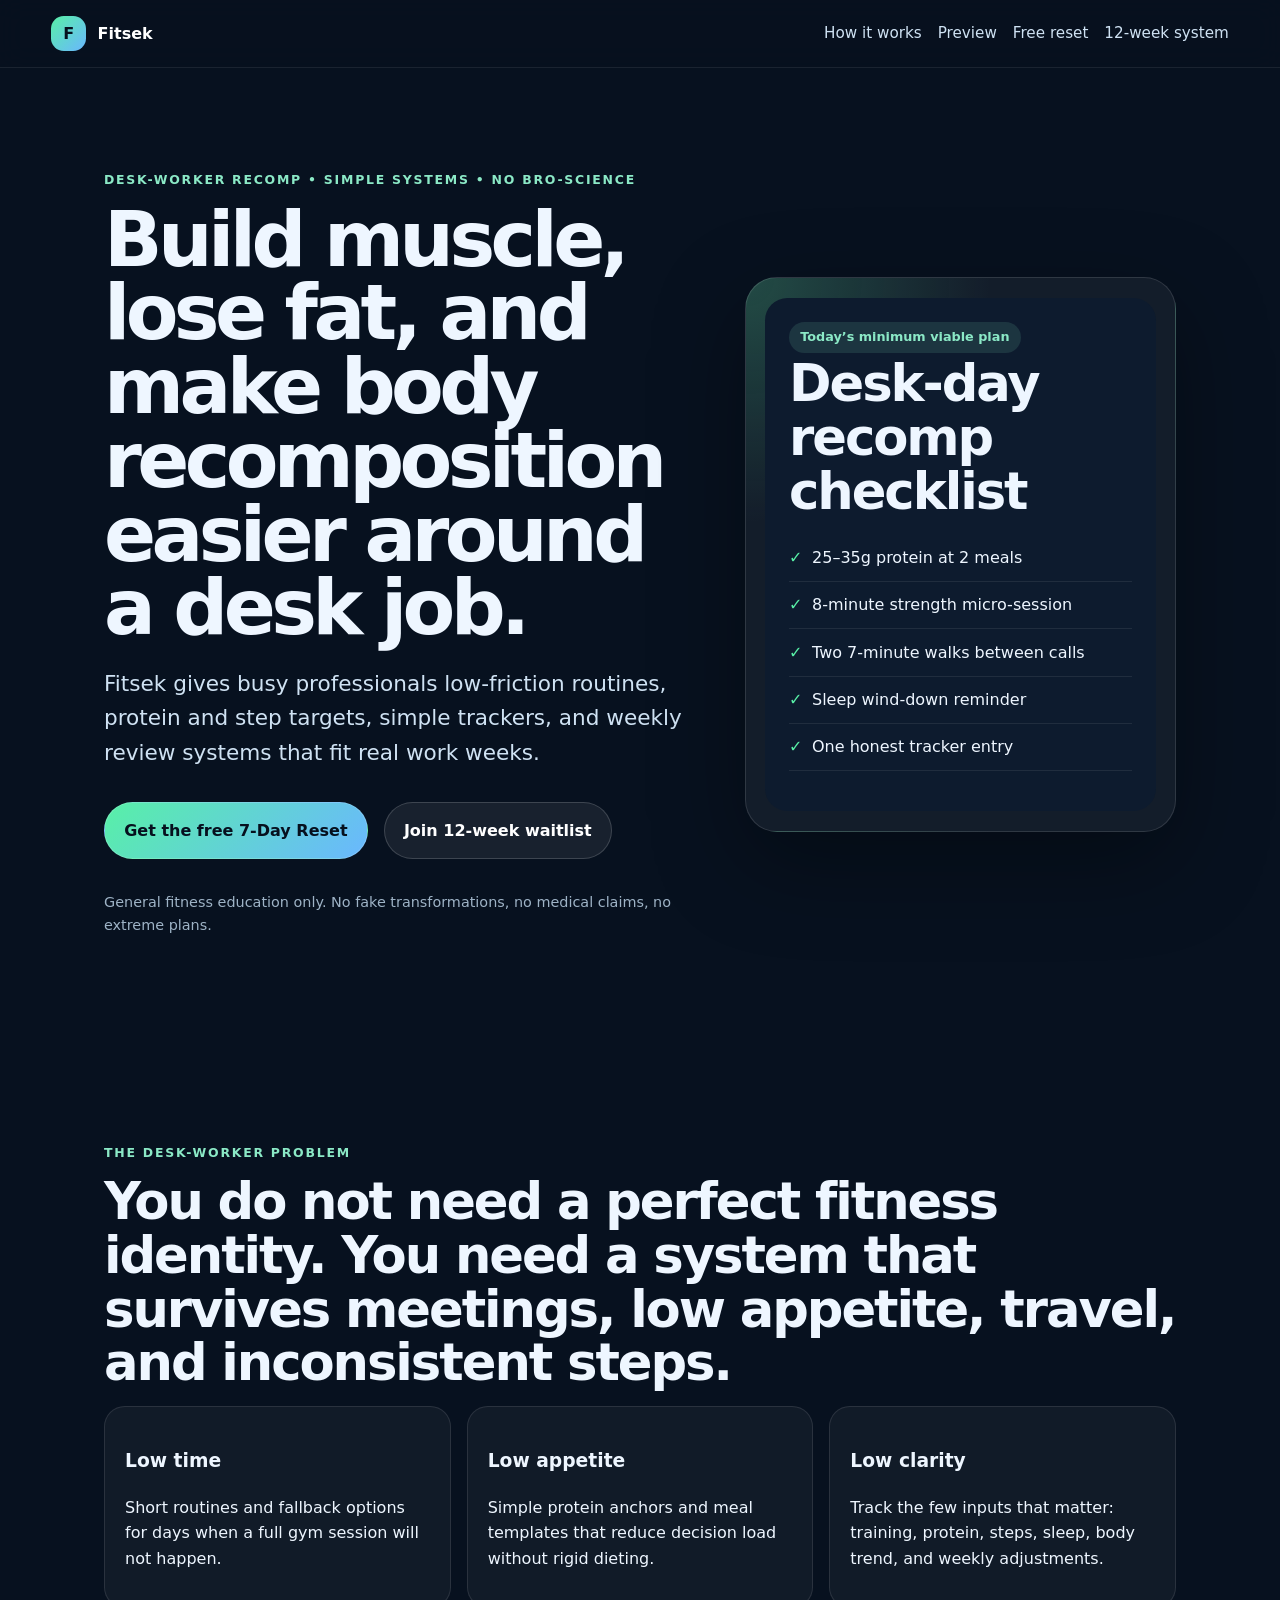
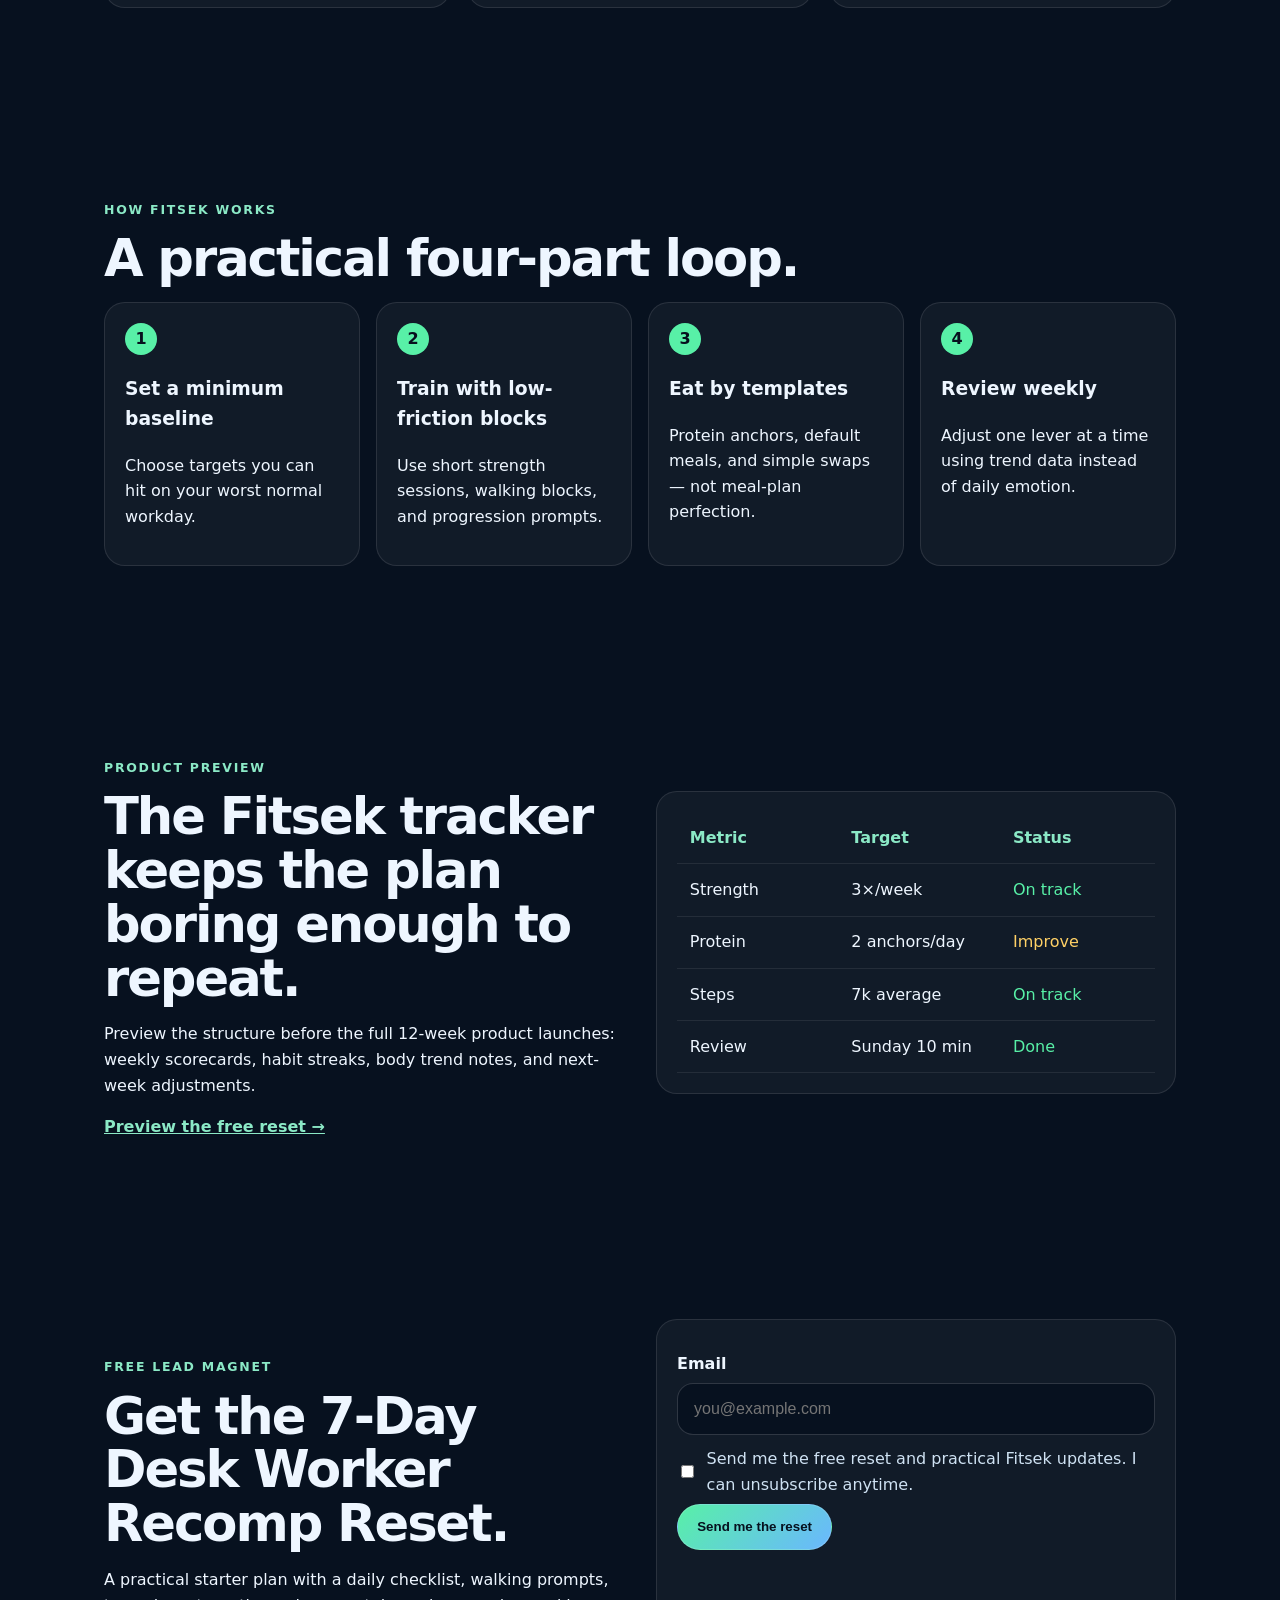
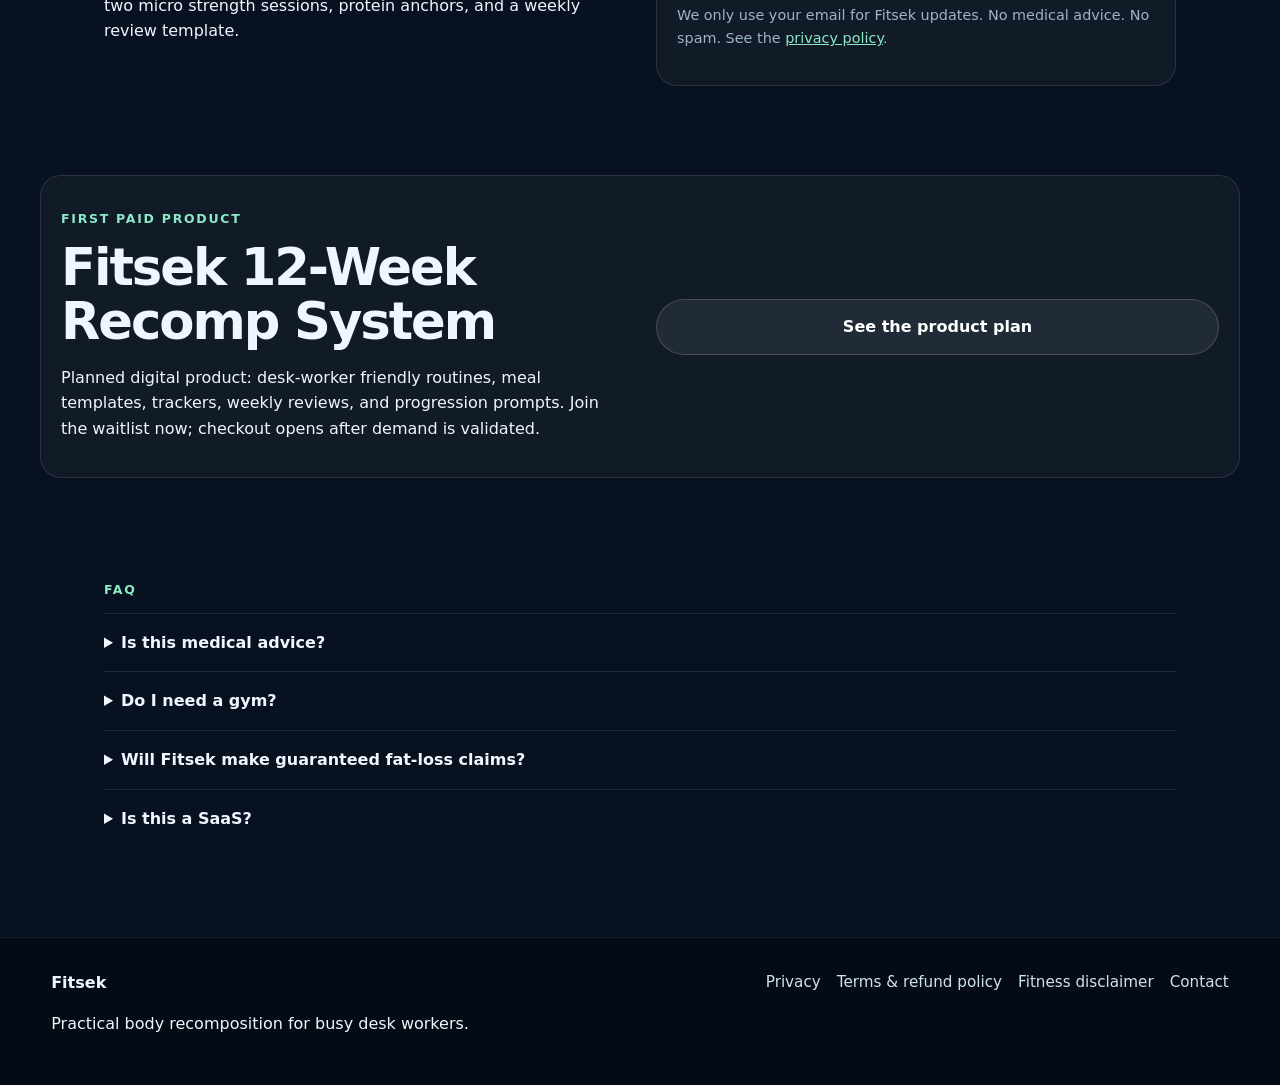
<file: index.html>
<!doctype html>
<html lang="en-AU">
<head>
  <meta charset="utf-8">
  <meta name="viewport" content="width=device-width, initial-scale=1">
  <title>Fitsek — Practical body recomposition for busy desk workers</title>
  <meta name="description" content="Fitsek helps busy desk workers build muscle, lose fat, and simplify body recomposition with practical systems, trackers, and low-friction routines.">
  <meta name="theme-color" content="#07111f">
  <meta property="og:title" content="Fitsek — Desk-worker body recomposition made practical">
  <meta property="og:description" content="Get the free 7-Day Desk Worker Recomp Reset and join the Fitsek 12-Week Recomp System waitlist.">
  <meta property="og:type" content="website">
  <meta property="og:url" content="https://fitsek.com/">
  <meta name="twitter:card" content="summary_large_image">
  <link rel="canonical" href="https://fitsek.com/">
  <link rel="stylesheet" href="/styles.css">
  <script defer src="https://static.cloudflareinsights.com/beacon.min.js" data-cf-beacon='{"token":"8db9f27461f9485aa8b7223ecf528865"}'></script>
  <script defer src="/app.js"></script>
  <script type="application/ld+json">
  {
    "@context": "https://schema.org",
    "@type": "Organization",
    "name": "Fitsek",
    "url": "https://fitsek.com/",
    "description": "Practical body recomposition systems for busy desk workers.",
    "sameAs": []
  }
  </script>
  <script type="application/ld+json">
  {
    "@context": "https://schema.org",
    "@type": "FAQPage",
    "mainEntity": [
      {"@type":"Question","name":"Is Fitsek medical advice?","acceptedAnswer":{"@type":"Answer","text":"No. Fitsek is general fitness and wellness education. Talk to a qualified professional before changing training, nutrition, or activity if you have a medical condition or injury."}},
      {"@type":"Question","name":"Who is Fitsek for?","acceptedAnswer":{"@type":"Answer","text":"Busy desk workers who want simple routines, trackers, and practical body recomposition systems without influencer-style bro-science."}},
      {"@type":"Question","name":"What is the first product?","acceptedAnswer":{"@type":"Answer","text":"The first planned paid product is the Fitsek 12-Week Recomp System, a template-led system with routines, meal structure, tracking, and weekly review prompts."}}
    ]
  }
  </script>
</head>
<body>
  <header class="site-header">
    <a class="brand" href="/" aria-label="Fitsek home"><span class="brand-mark">F</span><span>Fitsek</span></a>
    <nav aria-label="Primary">
      <a href="#how">How it works</a>
      <a href="#preview">Preview</a>
      <a href="#signup">Free reset</a>
      <a href="/product.html">12-week system</a>
    </nav>
  </header>

  <main>
    <section class="hero section" aria-label="Hero">
      <div class="hero-copy">
        <p class="eyebrow">Desk-worker recomp • simple systems • no bro-science</p>
        <h1>Build muscle, lose fat, and make body recomposition easier around a desk job.</h1>
        <p class="lede">Fitsek gives busy professionals low-friction routines, protein and step targets, simple trackers, and weekly review systems that fit real work weeks.</p>
        <div class="cta-row">
          <a class="button primary" data-track="cta_free_hero" href="#signup">Get the free 7-Day Reset</a>
          <a class="button secondary" data-track="cta_product_hero" href="/product.html?utm_source=site&utm_medium=hero&utm_campaign=fitsek_12_week_waitlist">Join 12-week waitlist</a>
        </div>
        <p class="microcopy">General fitness education only. No fake transformations, no medical claims, no extreme plans.</p>
      </div>
      <aside class="hero-card" aria-label="Fitsek scorecard preview">
        <div class="score-card">
          <span class="pill">Today’s minimum viable plan</span>
          <h2>Desk-day recomp checklist</h2>
          <ul class="checklist">
            <li>25–35g protein at 2 meals</li>
            <li>8-minute strength micro-session</li>
            <li>Two 7-minute walks between calls</li>
            <li>Sleep wind-down reminder</li>
            <li>One honest tracker entry</li>
          </ul>
        </div>
      </aside>
    </section>

    <section class="section problem" id="problem">
      <p class="eyebrow">The desk-worker problem</p>
      <h2>You do not need a perfect fitness identity. You need a system that survives meetings, low appetite, travel, and inconsistent steps.</h2>
      <div class="grid three">
        <article><h3>Low time</h3><p>Short routines and fallback options for days when a full gym session will not happen.</p></article>
        <article><h3>Low appetite</h3><p>Simple protein anchors and meal templates that reduce decision load without rigid dieting.</p></article>
        <article><h3>Low clarity</h3><p>Track the few inputs that matter: training, protein, steps, sleep, body trend, and weekly adjustments.</p></article>
      </div>
    </section>

    <section class="section how" id="how">
      <p class="eyebrow">How Fitsek works</p>
      <h2>A practical four-part loop.</h2>
      <div class="steps">
        <div><span>1</span><h3>Set a minimum baseline</h3><p>Choose targets you can hit on your worst normal workday.</p></div>
        <div><span>2</span><h3>Train with low-friction blocks</h3><p>Use short strength sessions, walking blocks, and progression prompts.</p></div>
        <div><span>3</span><h3>Eat by templates</h3><p>Protein anchors, default meals, and simple swaps — not meal-plan perfection.</p></div>
        <div><span>4</span><h3>Review weekly</h3><p>Adjust one lever at a time using trend data instead of daily emotion.</p></div>
      </div>
    </section>

    <section class="section preview" id="preview">
      <div>
        <p class="eyebrow">Product preview</p>
        <h2>The Fitsek tracker keeps the plan boring enough to repeat.</h2>
        <p>Preview the structure before the full 12-week product launches: weekly scorecards, habit streaks, body trend notes, and next-week adjustments.</p>
        <a class="text-link" data-track="preview_tracker" href="/lead-magnet.html?utm_source=site&utm_medium=preview&utm_campaign=free_reset">Preview the free reset →</a>
      </div>
      <div class="tracker-preview" role="img" aria-label="Tracker preview table">
        <div class="row head"><span>Metric</span><span>Target</span><span>Status</span></div>
        <div class="row"><span>Strength</span><span>3×/week</span><span class="good">On track</span></div>
        <div class="row"><span>Protein</span><span>2 anchors/day</span><span class="warn">Improve</span></div>
        <div class="row"><span>Steps</span><span>7k average</span><span class="good">On track</span></div>
        <div class="row"><span>Review</span><span>Sunday 10 min</span><span class="good">Done</span></div>
      </div>
    </section>

    <section class="section offer" id="signup">
      <div class="offer-copy">
        <p class="eyebrow">Free lead magnet</p>
        <h2>Get the 7-Day Desk Worker Recomp Reset.</h2>
        <p>A practical starter plan with a daily checklist, walking prompts, two micro strength sessions, protein anchors, and a weekly review template.</p>
      </div>
      <form class="signup-form" id="lead-form" data-endpoint="https://leads.fitsek.com/signup">
        <label for="email">Email</label>
        <input id="email" name="email" type="email" required placeholder="you@example.com" autocomplete="email">
        <input class="hp" type="text" name="company" tabindex="-1" autocomplete="off" aria-hidden="true">
        <label class="checkbox"><input name="consent" type="checkbox" required> Send me the free reset and practical Fitsek updates. I can unsubscribe anytime.</label>
        <button class="button primary" type="submit" data-track="submit_free_reset">Send me the reset</button>
        <p id="form-status" class="form-status" role="status"></p>
        <p class="microcopy">We only use your email for Fitsek updates. No medical advice. No spam. See the <a href="/privacy.html">privacy policy</a>.</p>
      </form>
    </section>

    <section class="section paid">
      <div>
        <p class="eyebrow">First paid product</p>
        <h2>Fitsek 12-Week Recomp System</h2>
        <p>Planned digital product: desk-worker friendly routines, meal templates, trackers, weekly reviews, and progression prompts. Join the waitlist now; checkout opens after demand is validated.</p>
      </div>
      <a class="button secondary" data-track="cta_product_mid" href="/product.html?utm_source=site&utm_medium=section&utm_campaign=fitsek_12_week_waitlist">See the product plan</a>
    </section>

    <section class="section faq" id="faq">
      <p class="eyebrow">FAQ</p>
      <details><summary>Is this medical advice?</summary><p>No. Fitsek is general fitness and wellness education. Speak with a qualified professional before changing training, nutrition, or activity if you have a medical condition, injury, or concern.</p></details>
      <details><summary>Do I need a gym?</summary><p>No. The free reset starts with desk-worker-friendly walking and simple strength options. The full product will include gym and home variations.</p></details>
      <details><summary>Will Fitsek make guaranteed fat-loss claims?</summary><p>No. Fitsek helps you build a repeatable system. Results vary by individual, consistency, nutrition, training history, sleep, and many other factors.</p></details>
      <details><summary>Is this a SaaS?</summary><p>Not yet. Fitsek starts with digital products and trackers. SaaS comes later only if the audience proves demand.</p></details>
    </section>
  </main>

  <footer class="site-footer">
    <div><strong>Fitsek</strong><p>Practical body recomposition for busy desk workers.</p></div>
    <nav aria-label="Footer">
      <a href="/privacy.html">Privacy</a>
      <a href="/terms.html">Terms & refund policy</a>
      <a href="/disclaimer.html">Fitness disclaimer</a>
      <a href="mailto:hello@fitsek.com">Contact</a>
    </nav>
  </footer>
</body>
</html>
</file>
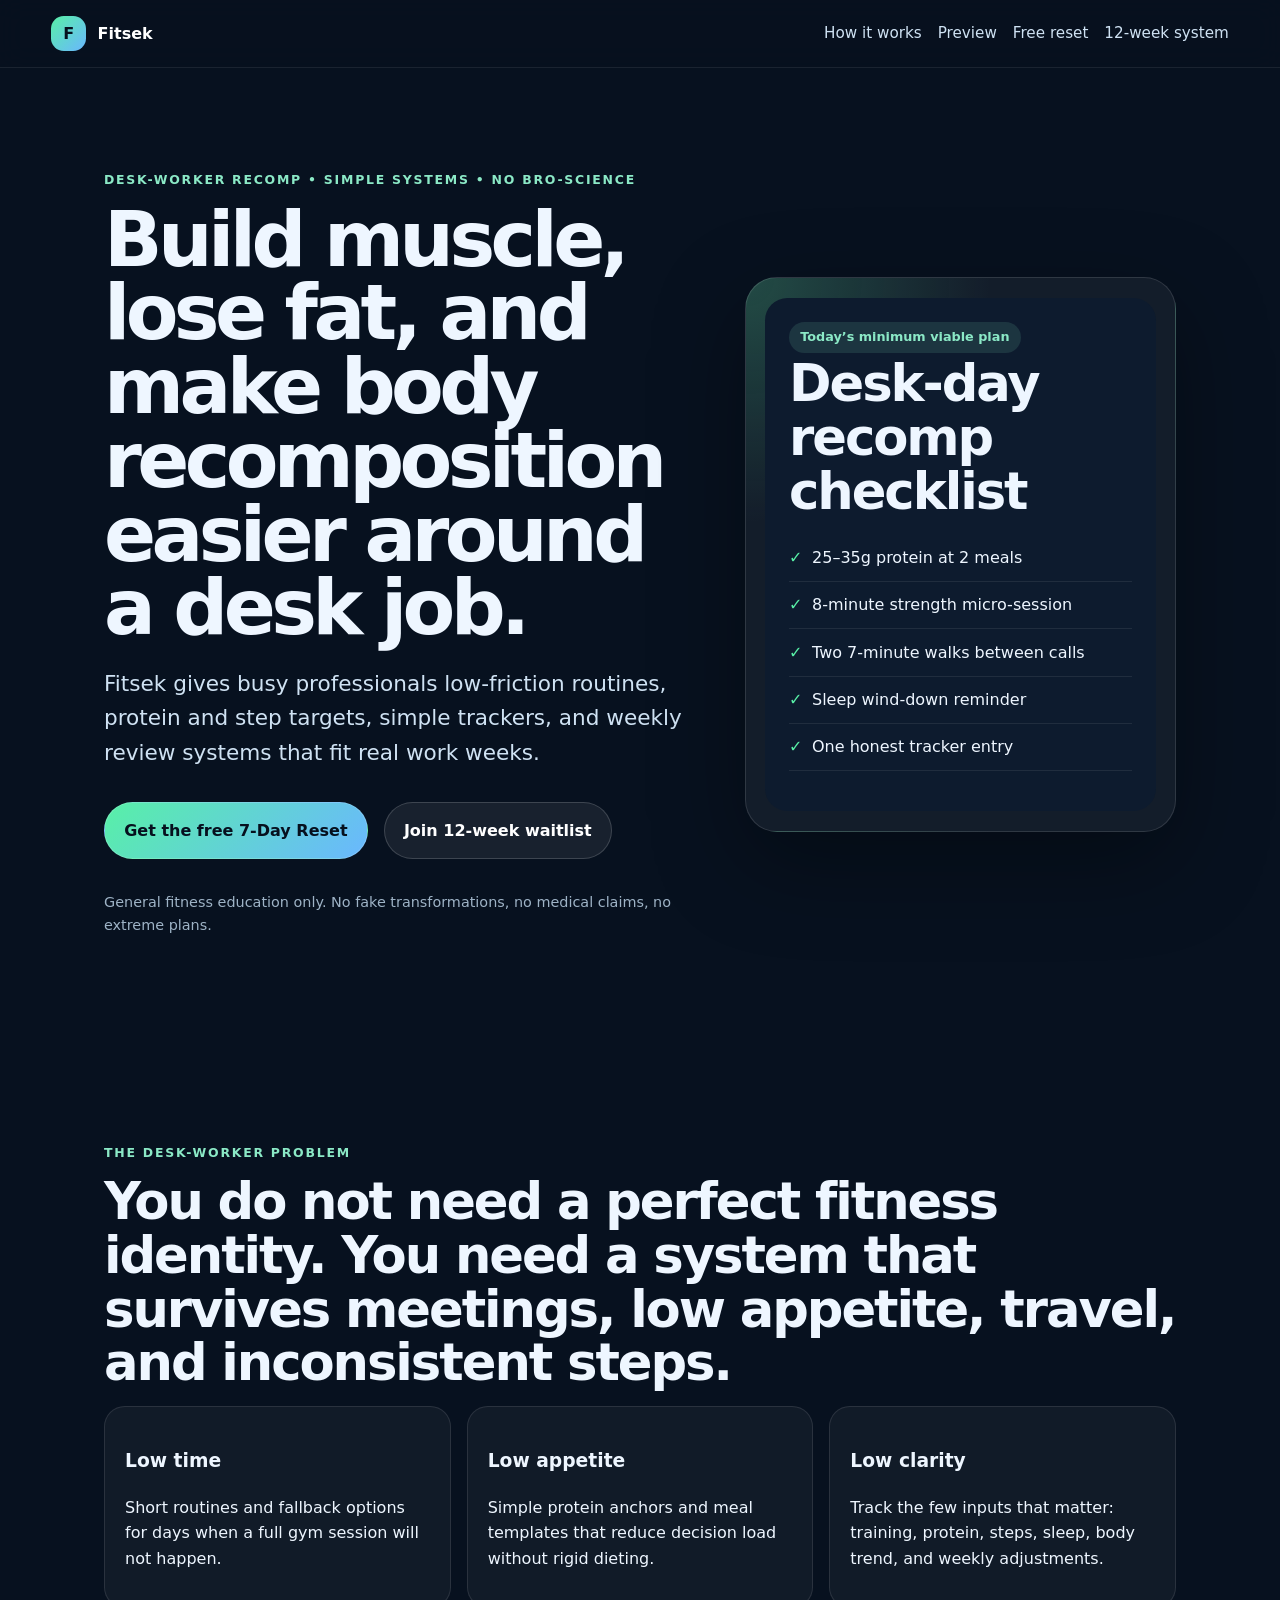
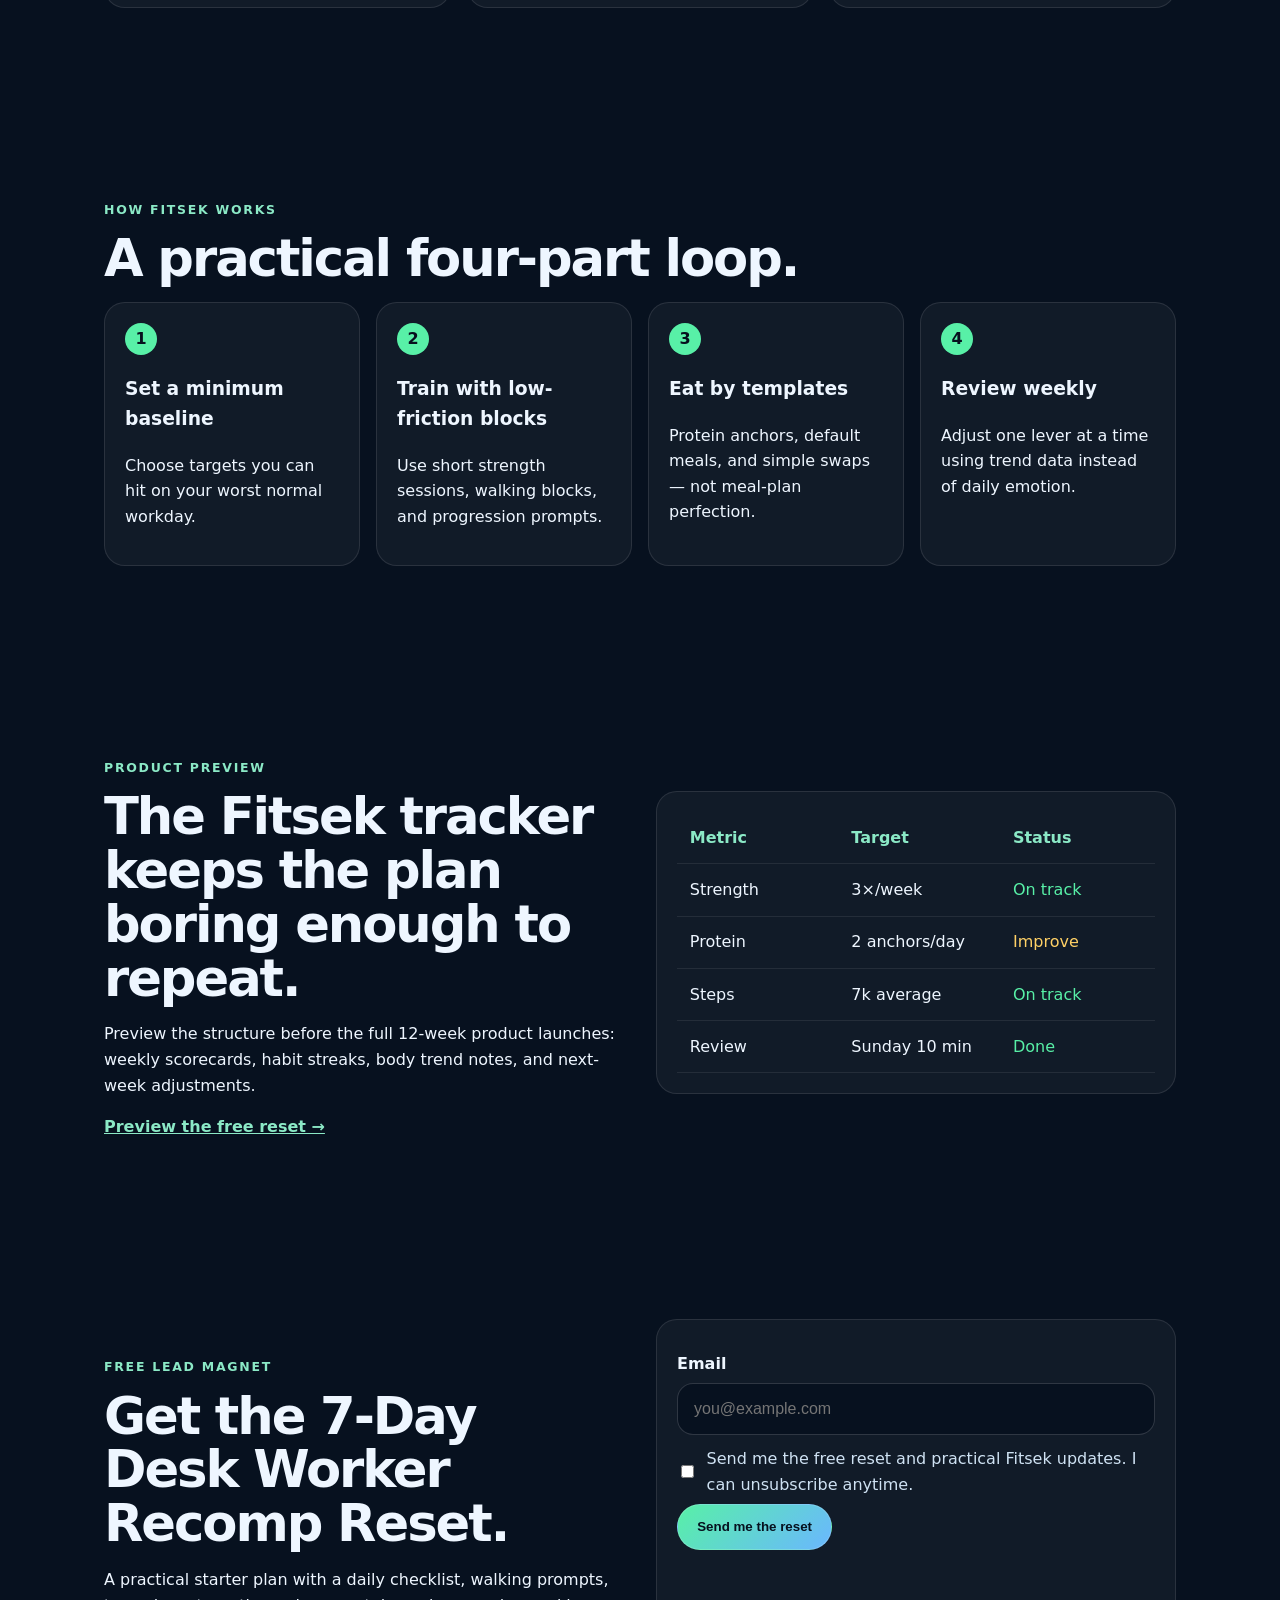
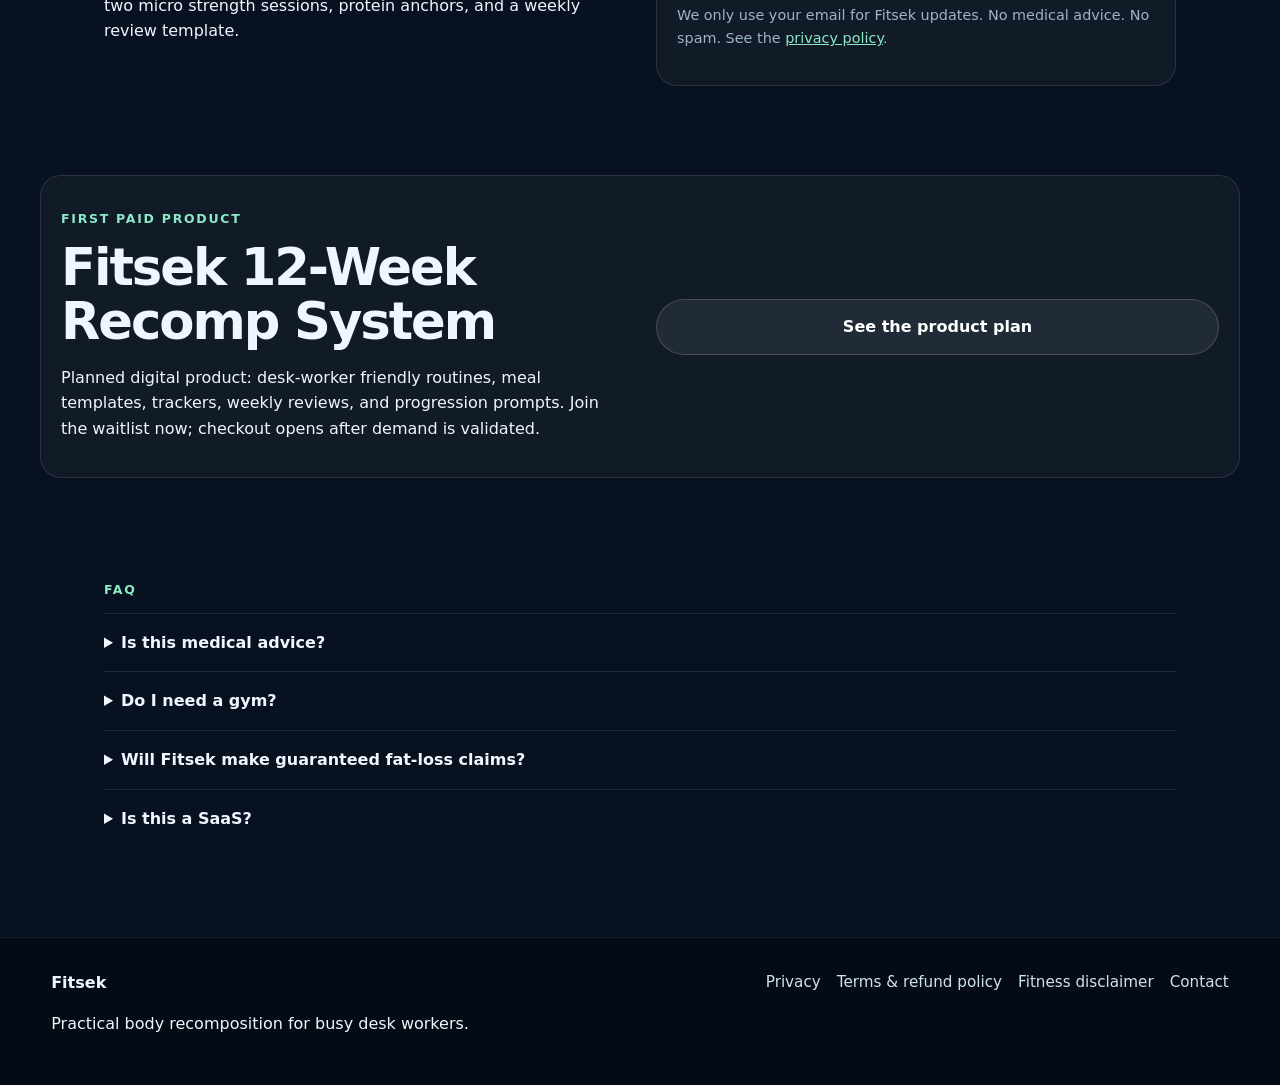
<file: site/go/index.html>
<!doctype html>
<html lang="en-AU">
<head>
  <meta charset="utf-8">
  <meta name="robots" content="noindex">
  <meta http-equiv="refresh" content="0; url=/?utm_source=instagram&utm_medium=bio&utm_campaign=profile">
  <title>Opening Fitsek…</title>
  <script>
    (() => {
      const target = new URL('/', window.location.origin);
      const params = new URLSearchParams(window.location.search);
      if (!params.has('utm_source')) params.set('utm_source', 'instagram');
      if (!params.has('utm_medium')) params.set('utm_medium', 'bio');
      if (!params.has('utm_campaign')) params.set('utm_campaign', 'profile');
      target.search = params.toString();
      window.location.replace(target.toString());
    })();
  </script>
</head>
<body><p>Opening the Fitsek 7-Day Desk Worker Reset… <a href="/?utm_source=instagram&utm_medium=bio&utm_campaign=profile">Continue</a>.</p></body>
</html>
</file>
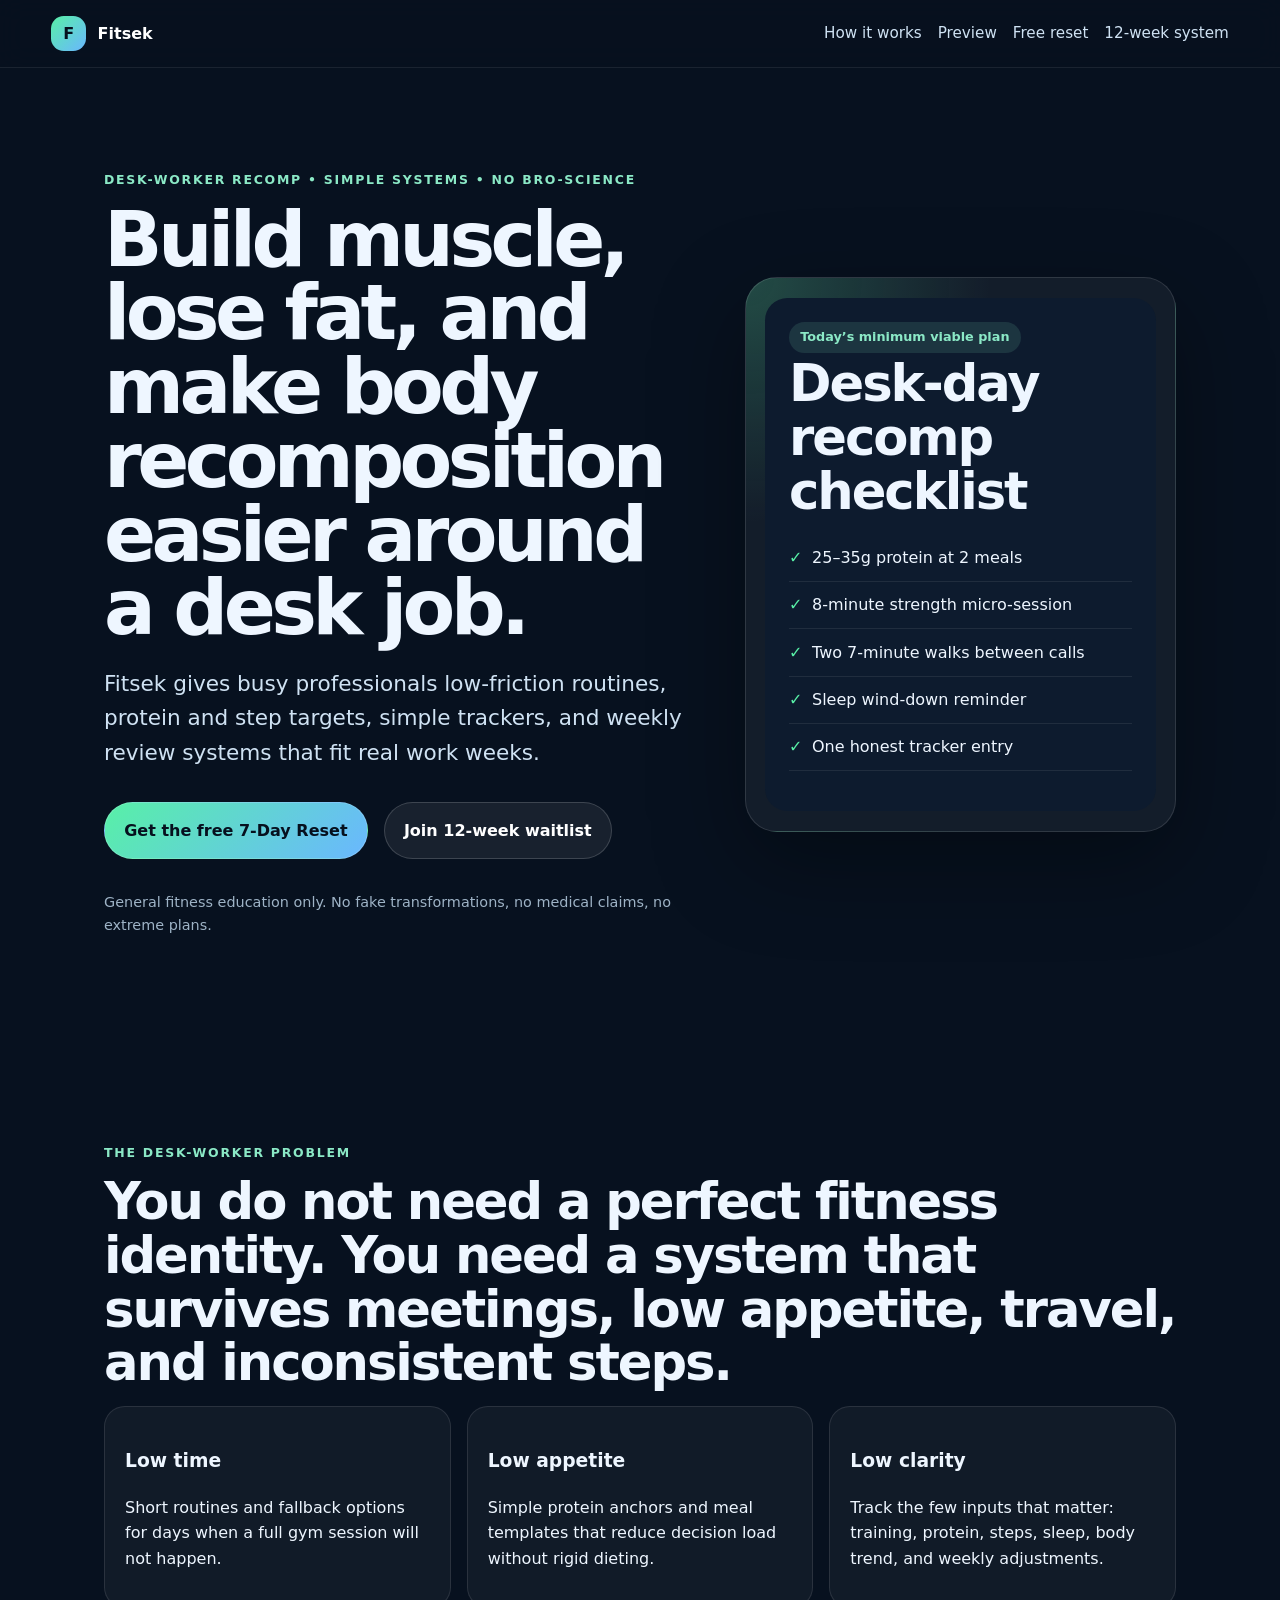
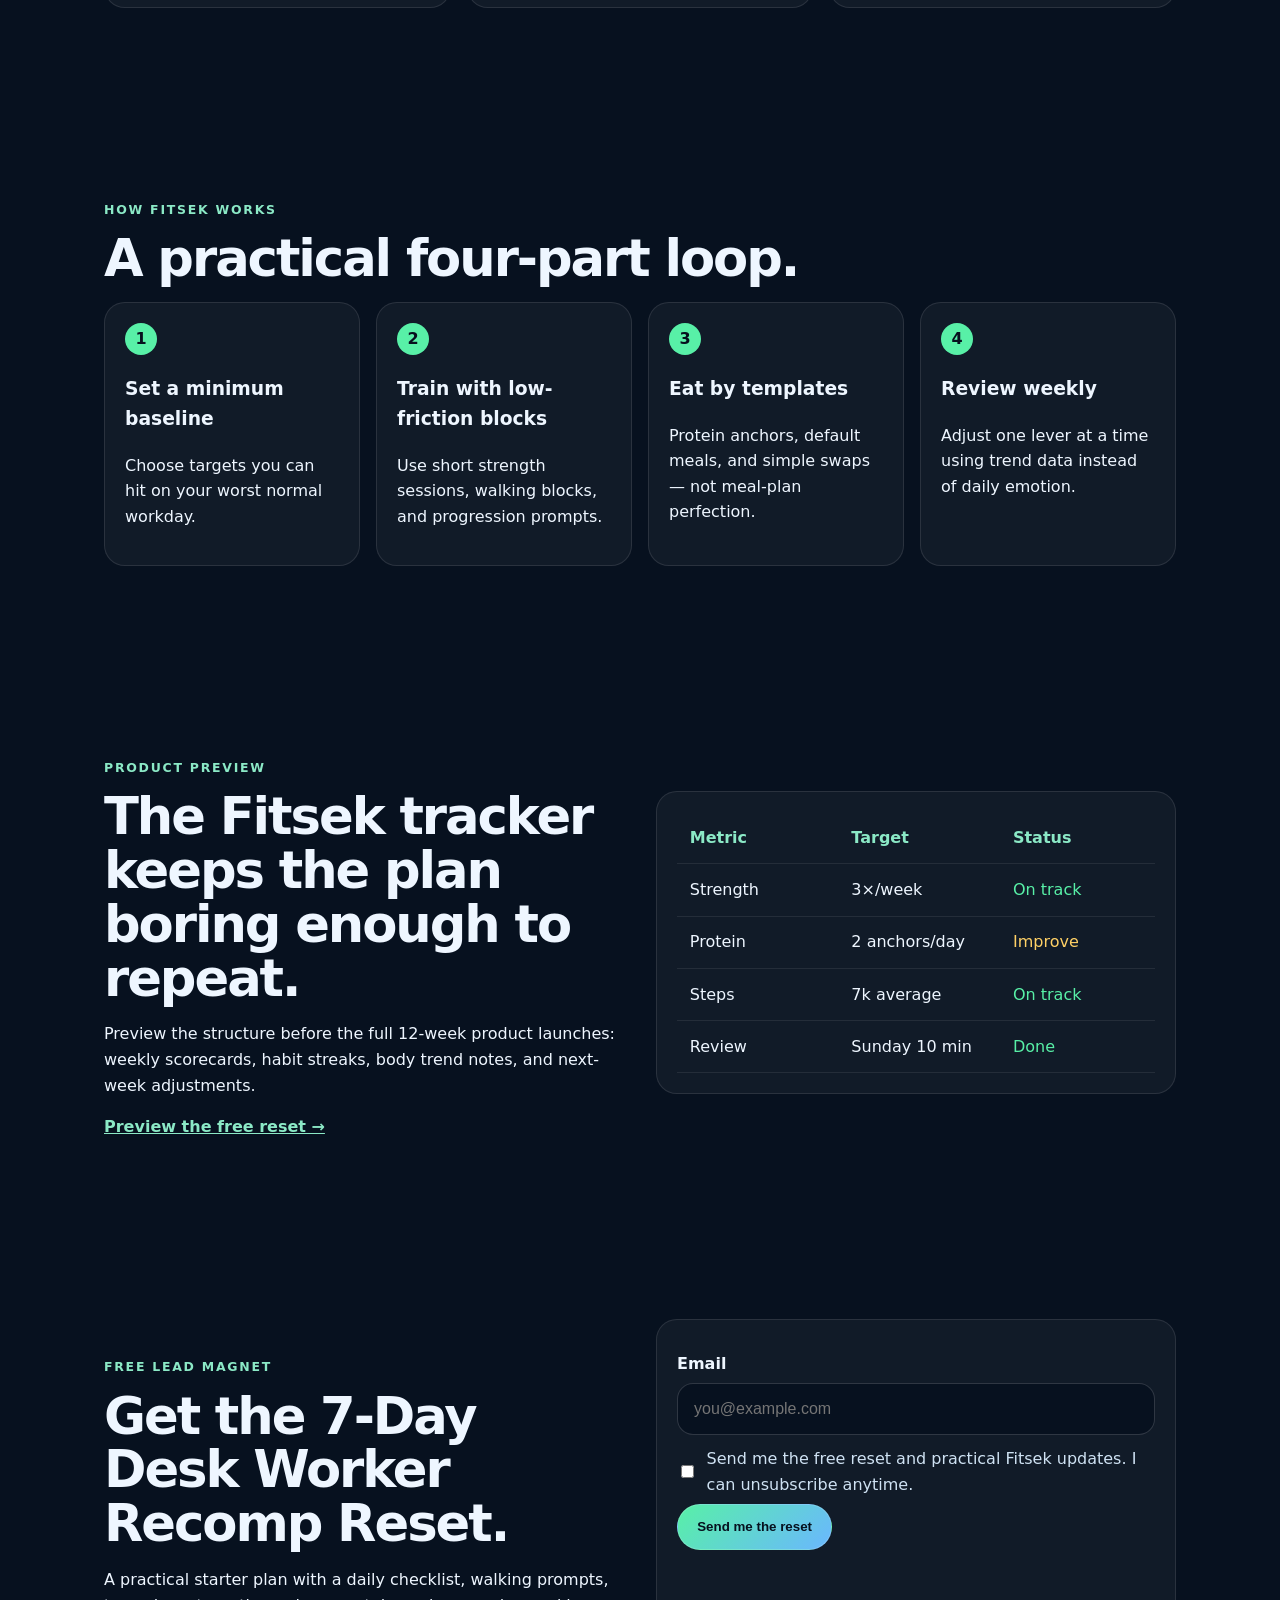
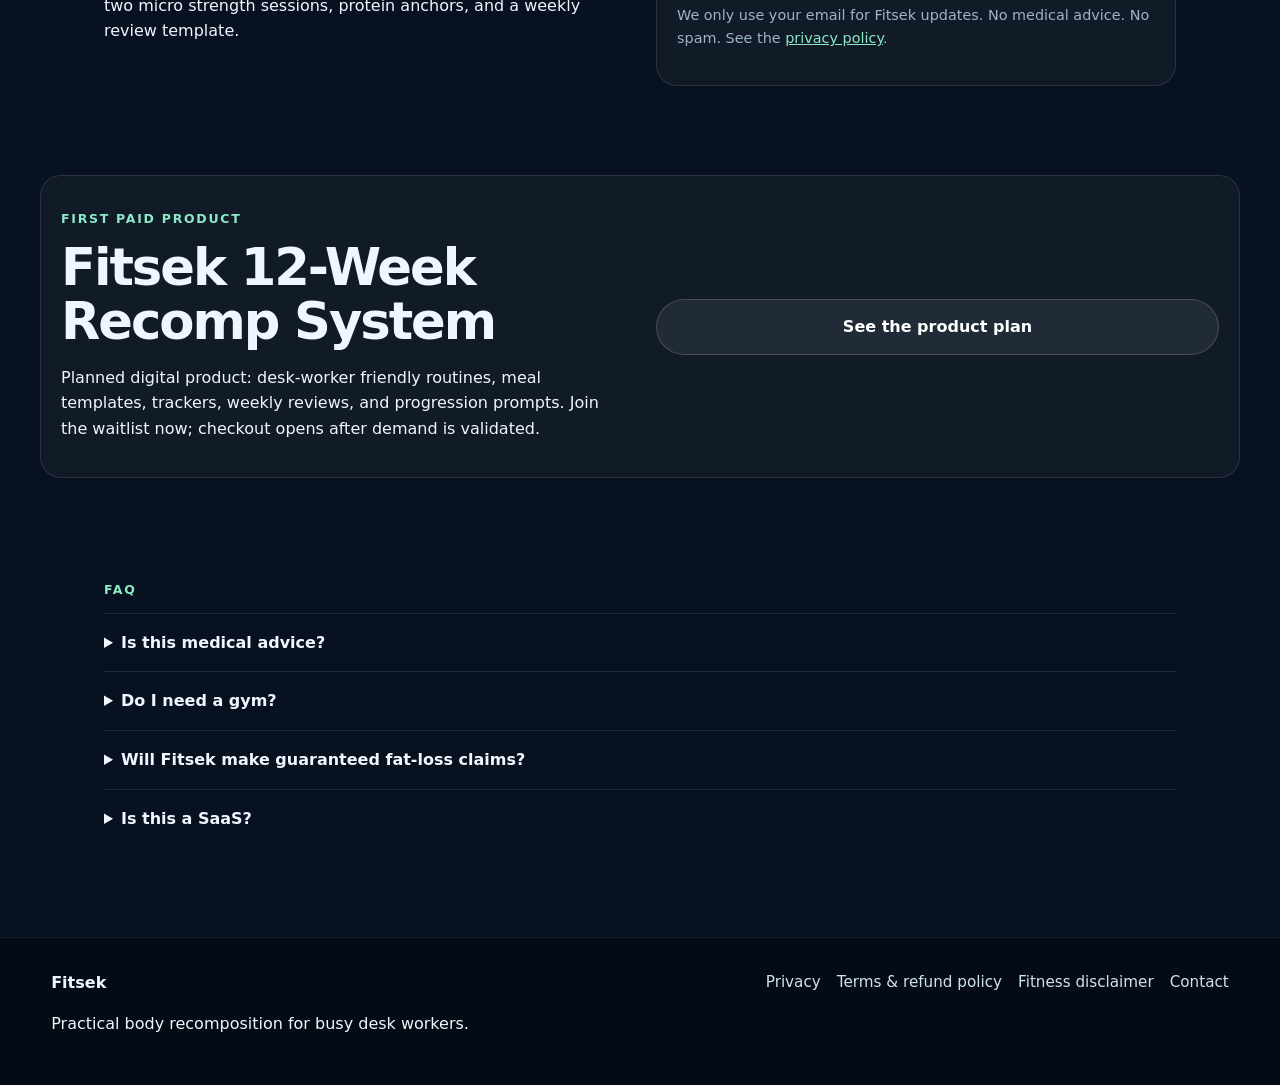
<file: site/go/fb/index.html>
<!doctype html>
<html lang="en-AU">
<head>
  <meta charset="utf-8">
  <meta name="robots" content="noindex">
  <meta http-equiv="refresh" content="0; url=/?utm_source=facebook&utm_medium=social&utm_campaign=organic">
  <title>Opening Fitsek…</title>
  <script>
    (() => {
      const target = new URL('/', window.location.origin);
      const params = new URLSearchParams(window.location.search);
      if (!params.has('utm_source')) params.set('utm_source', 'facebook');
      if (!params.has('utm_medium')) params.set('utm_medium', 'social');
      if (!params.has('utm_campaign')) params.set('utm_campaign', 'organic');
      target.search = params.toString();
      window.location.replace(target.toString());
    })();
  </script>
</head>
<body><p>Opening the Fitsek 7-Day Desk Worker Reset… <a href="/?utm_source=facebook&utm_medium=social&utm_campaign=organic">Continue</a>.</p></body>
</html>
</file>
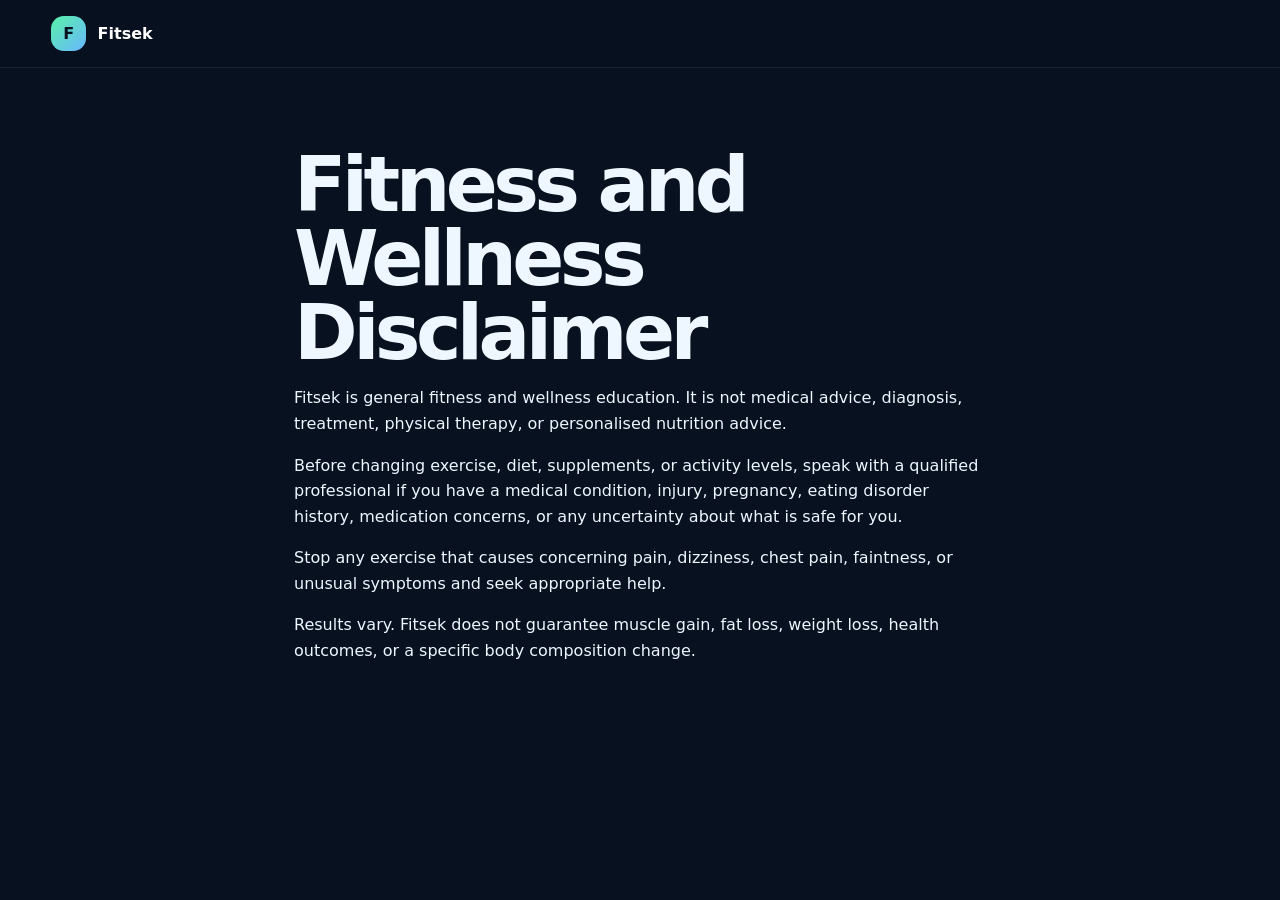
<file: disclaimer.html>
<!doctype html><html lang="en-AU"><head><meta charset="utf-8"><meta name="viewport" content="width=device-width, initial-scale=1"><title>Fitness Disclaimer — Fitsek</title><link rel="stylesheet" href="/styles.css"></head><body class="page"><header class="site-header"><a class="brand" href="/"><span class="brand-mark">F</span><span>Fitsek</span></a></header><main class="content-page narrow"><h1>Fitness and Wellness Disclaimer</h1><p>Fitsek is general fitness and wellness education. It is not medical advice, diagnosis, treatment, physical therapy, or personalised nutrition advice.</p><p>Before changing exercise, diet, supplements, or activity levels, speak with a qualified professional if you have a medical condition, injury, pregnancy, eating disorder history, medication concerns, or any uncertainty about what is safe for you.</p><p>Stop any exercise that causes concerning pain, dizziness, chest pain, faintness, or unusual symptoms and seek appropriate help.</p><p>Results vary. Fitsek does not guarantee muscle gain, fat loss, weight loss, health outcomes, or a specific body composition change.</p></main></body></html>
</file>
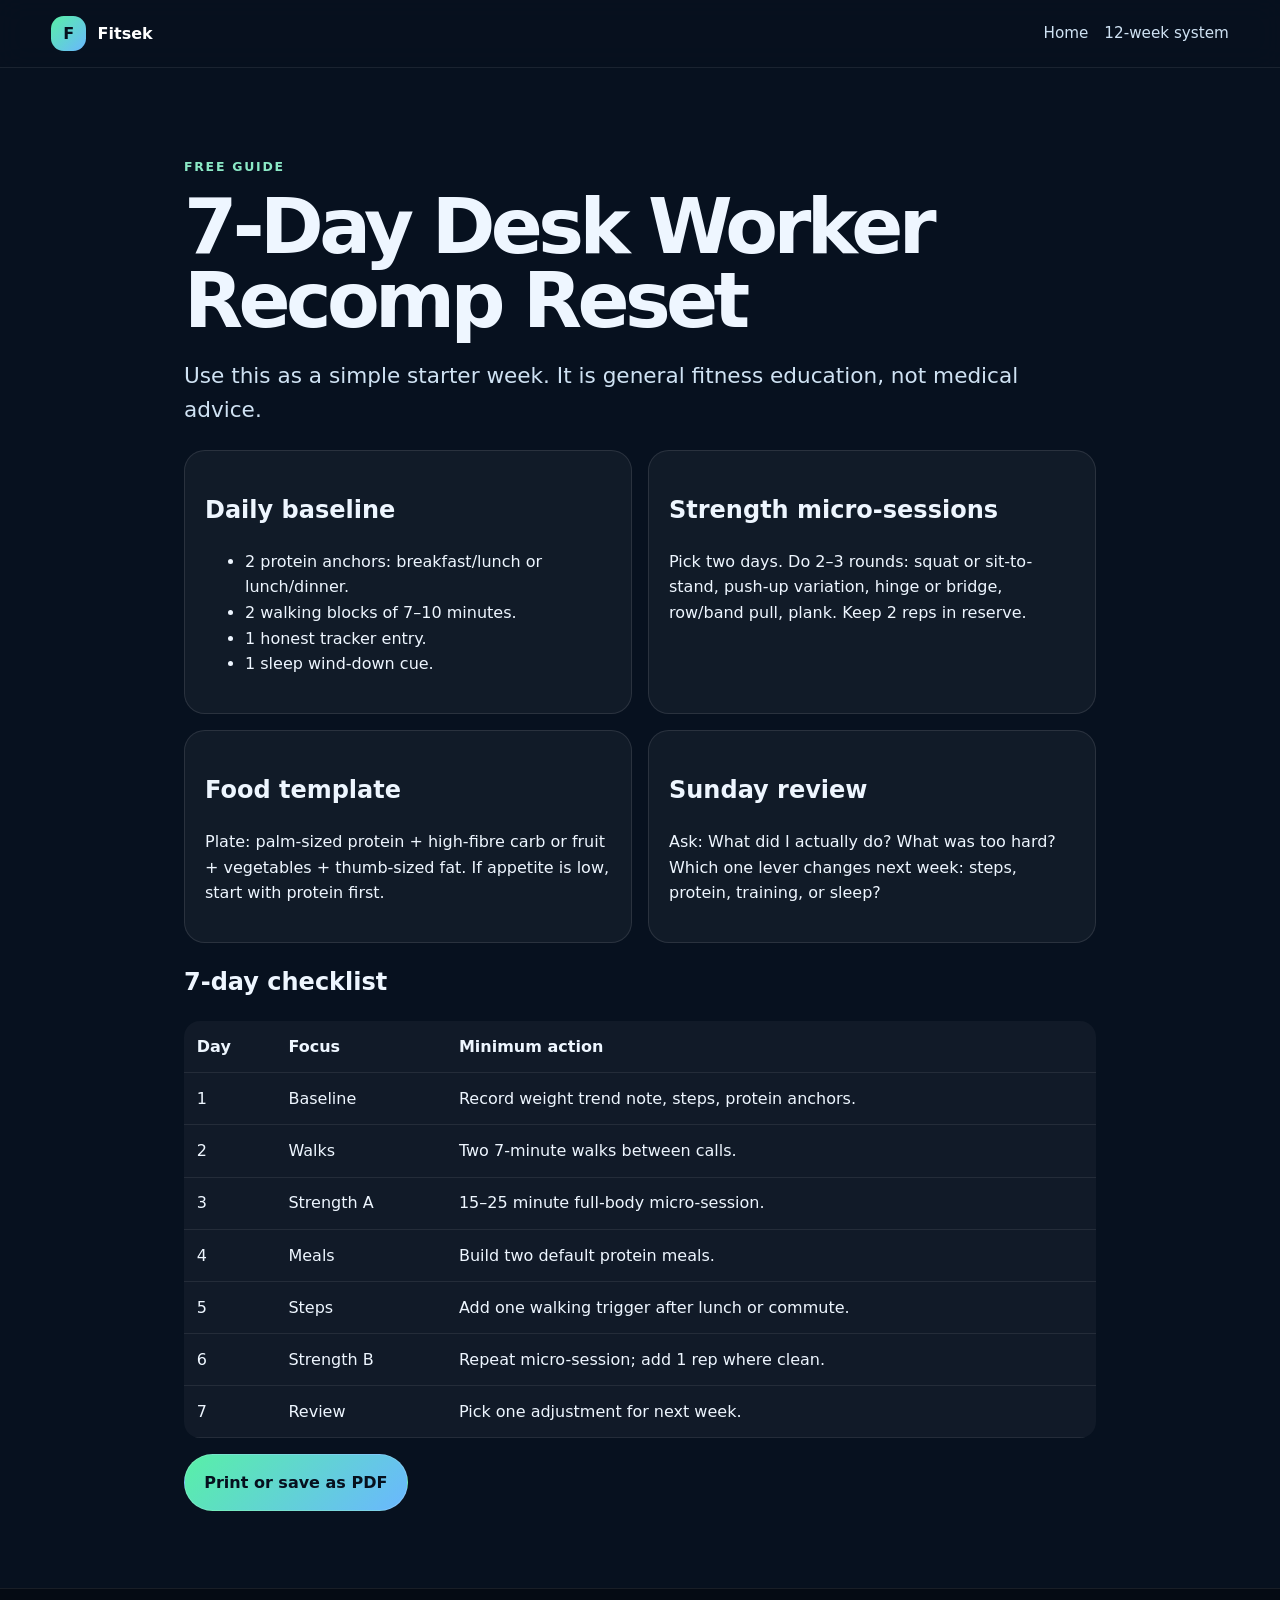
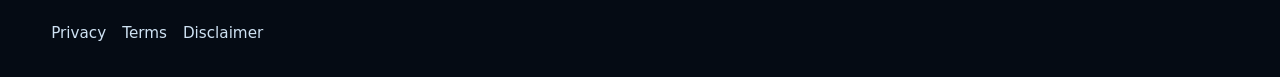
<file: lead-magnet.html>
<!doctype html>
<html lang="en-AU">
<head>
  <meta charset="utf-8"><meta name="viewport" content="width=device-width, initial-scale=1">
  <title>7-Day Desk Worker Recomp Reset — Fitsek</title>
  <meta name="description" content="A practical 7-day body recomposition reset for busy desk workers.">
  <link rel="canonical" href="https://fitsek.com/lead-magnet.html">
  <link rel="stylesheet" href="/styles.css"><script defer src="/app.js"></script>
</head>
<body class="page">
<header class="site-header"><a class="brand" href="/"><span class="brand-mark">F</span><span>Fitsek</span></a><nav><a href="/">Home</a><a href="/product.html">12-week system</a></nav></header>
<main class="content-page">
<p class="eyebrow">Free guide</p><h1>7-Day Desk Worker Recomp Reset</h1>
<p class="lede">Use this as a simple starter week. It is general fitness education, not medical advice.</p>
<section class="guide-grid">
<article><h2>Daily baseline</h2><ul><li>2 protein anchors: breakfast/lunch or lunch/dinner.</li><li>2 walking blocks of 7–10 minutes.</li><li>1 honest tracker entry.</li><li>1 sleep wind-down cue.</li></ul></article>
<article><h2>Strength micro-sessions</h2><p>Pick two days. Do 2–3 rounds: squat or sit-to-stand, push-up variation, hinge or bridge, row/band pull, plank. Keep 2 reps in reserve.</p></article>
<article><h2>Food template</h2><p>Plate: palm-sized protein + high-fibre carb or fruit + vegetables + thumb-sized fat. If appetite is low, start with protein first.</p></article>
<article><h2>Sunday review</h2><p>Ask: What did I actually do? What was too hard? Which one lever changes next week: steps, protein, training, or sleep?</p></article>
</section>
<h2>7-day checklist</h2>
<table class="plan-table"><thead><tr><th>Day</th><th>Focus</th><th>Minimum action</th></tr></thead><tbody>
<tr><td>1</td><td>Baseline</td><td>Record weight trend note, steps, protein anchors.</td></tr>
<tr><td>2</td><td>Walks</td><td>Two 7-minute walks between calls.</td></tr>
<tr><td>3</td><td>Strength A</td><td>15–25 minute full-body micro-session.</td></tr>
<tr><td>4</td><td>Meals</td><td>Build two default protein meals.</td></tr>
<tr><td>5</td><td>Steps</td><td>Add one walking trigger after lunch or commute.</td></tr>
<tr><td>6</td><td>Strength B</td><td>Repeat micro-session; add 1 rep where clean.</td></tr>
<tr><td>7</td><td>Review</td><td>Pick one adjustment for next week.</td></tr>
</tbody></table>
<a class="button primary" data-track="lead_download_print" href="javascript:window.print()">Print or save as PDF</a>
</main><footer class="site-footer"><nav><a href="/privacy.html">Privacy</a><a href="/terms.html">Terms</a><a href="/disclaimer.html">Disclaimer</a></nav></footer>
</body></html>
</file>
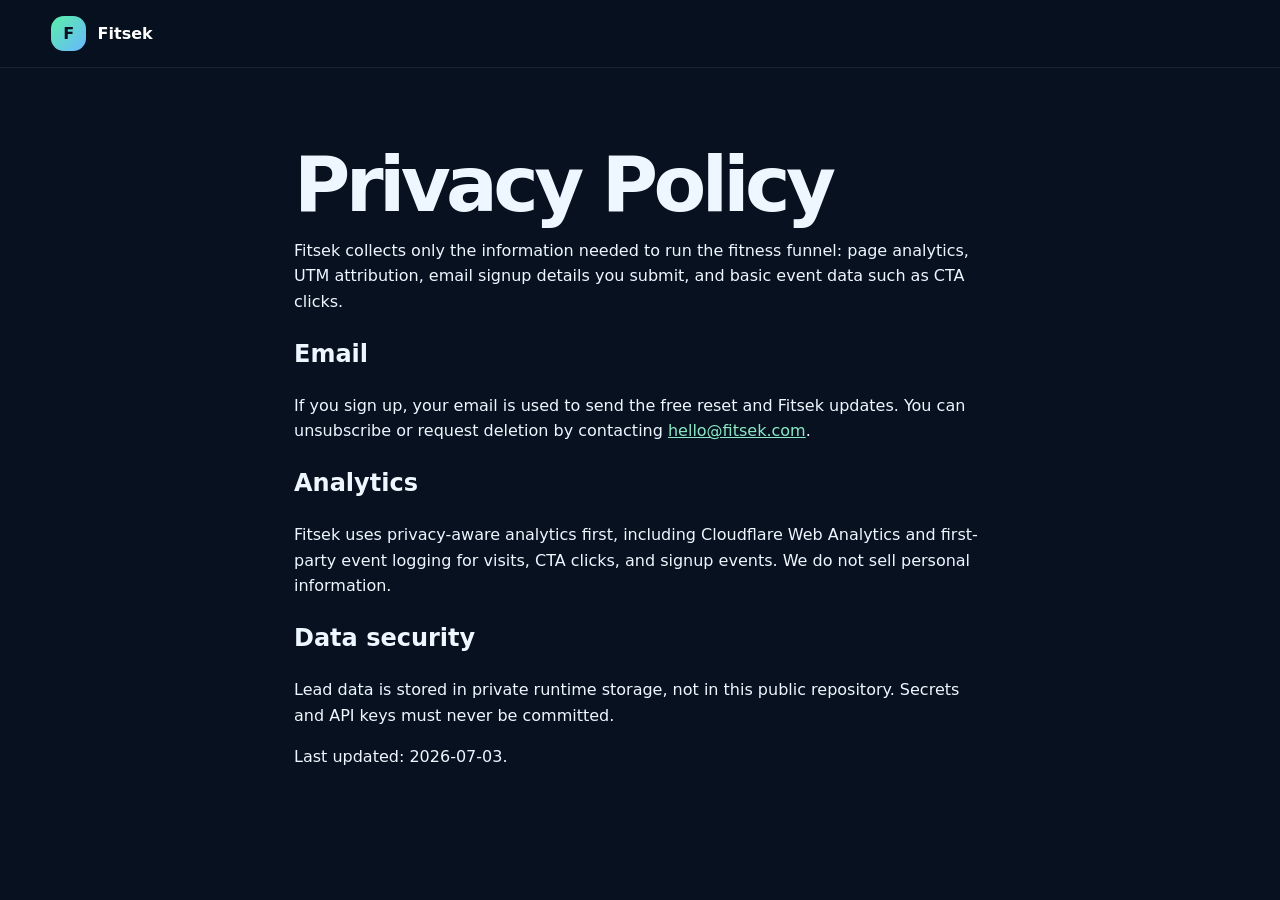
<file: privacy.html>
<!doctype html><html lang="en-AU"><head><meta charset="utf-8"><meta name="viewport" content="width=device-width, initial-scale=1"><title>Privacy Policy — Fitsek</title><link rel="stylesheet" href="/styles.css"></head><body class="page"><header class="site-header"><a class="brand" href="/"><span class="brand-mark">F</span><span>Fitsek</span></a></header><main class="content-page narrow"><h1>Privacy Policy</h1><p>Fitsek collects only the information needed to run the fitness funnel: page analytics, UTM attribution, email signup details you submit, and basic event data such as CTA clicks.</p><h2>Email</h2><p>If you sign up, your email is used to send the free reset and Fitsek updates. You can unsubscribe or request deletion by contacting <a href="mailto:hello@fitsek.com">hello@fitsek.com</a>.</p><h2>Analytics</h2><p>Fitsek uses privacy-aware analytics first, including Cloudflare Web Analytics and first-party event logging for visits, CTA clicks, and signup events. We do not sell personal information.</p><h2>Data security</h2><p>Lead data is stored in private runtime storage, not in this public repository. Secrets and API keys must never be committed.</p><p>Last updated: 2026-07-03.</p></main></body></html>
</file>
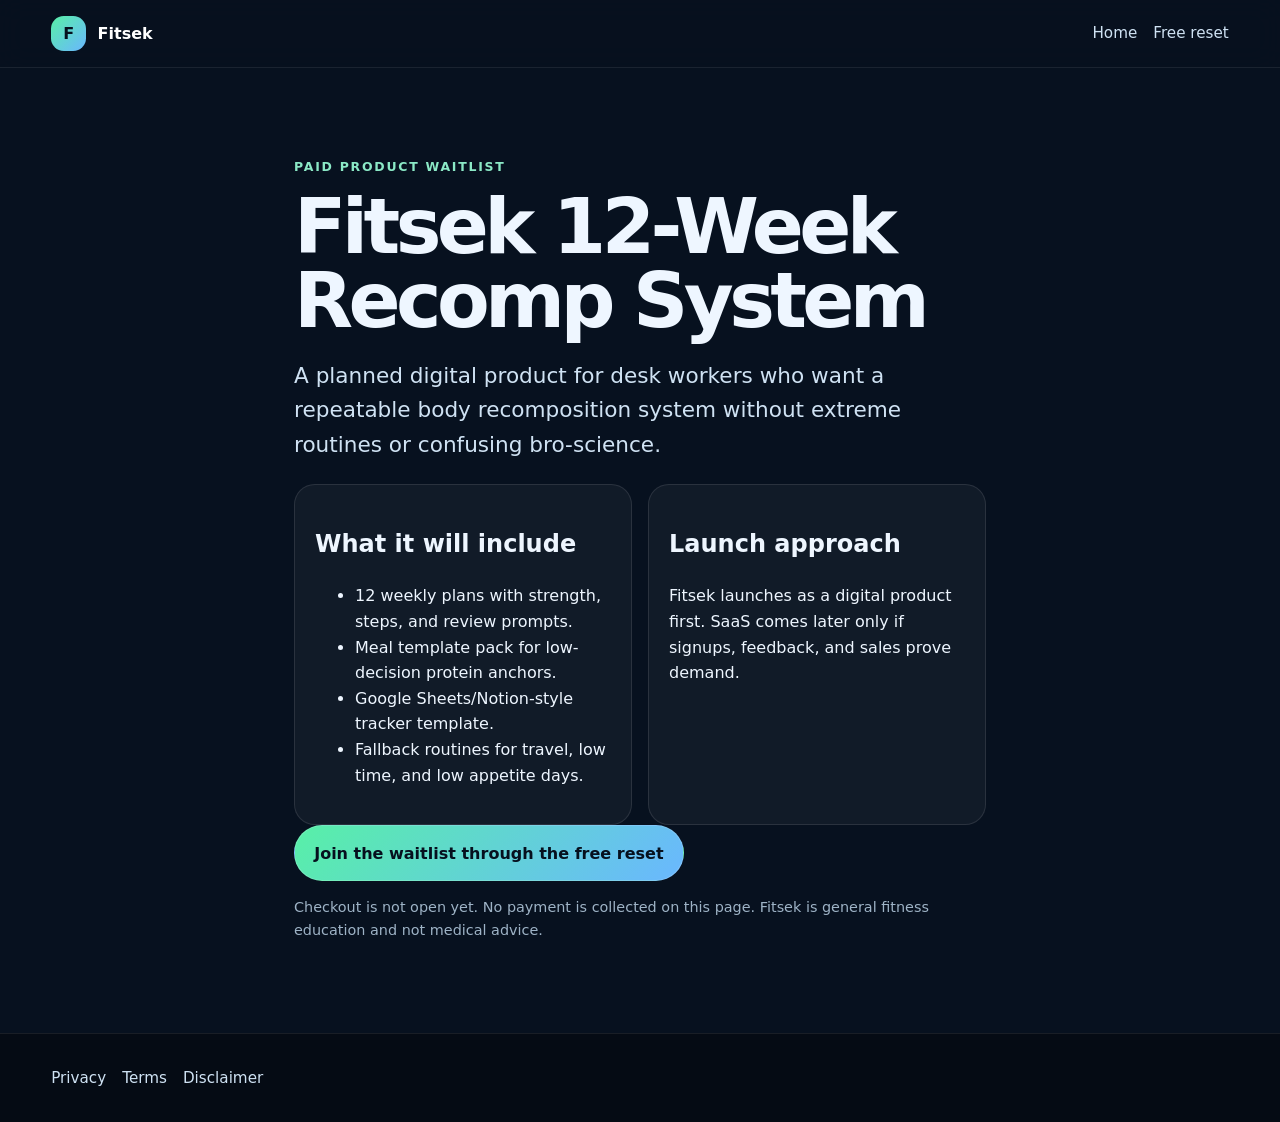
<file: product.html>
<!doctype html>
<html lang="en-AU">
<head>
  <meta charset="utf-8"><meta name="viewport" content="width=device-width, initial-scale=1">
  <title>Fitsek 12-Week Recomp System</title>
  <meta name="description" content="Join the waitlist for the Fitsek 12-Week Recomp System, a practical body recomposition digital product for busy desk workers.">
  <link rel="canonical" href="https://fitsek.com/product.html"><link rel="stylesheet" href="/styles.css"><script defer src="/app.js"></script>
</head>
<body class="page"><header class="site-header"><a class="brand" href="/"><span class="brand-mark">F</span><span>Fitsek</span></a><nav><a href="/">Home</a><a href="/#signup">Free reset</a></nav></header>
<main class="content-page narrow">
<p class="eyebrow">Paid product waitlist</p><h1>Fitsek 12-Week Recomp System</h1>
<p class="lede">A planned digital product for desk workers who want a repeatable body recomposition system without extreme routines or confusing bro-science.</p>
<div class="card-list">
<div><h2>What it will include</h2><ul><li>12 weekly plans with strength, steps, and review prompts.</li><li>Meal template pack for low-decision protein anchors.</li><li>Google Sheets/Notion-style tracker template.</li><li>Fallback routines for travel, low time, and low appetite days.</li></ul></div>
<div><h2>Launch approach</h2><p>Fitsek launches as a digital product first. SaaS comes later only if signups, feedback, and sales prove demand.</p></div>
</div>
<a class="button primary" data-track="product_join_waitlist" href="/#signup?utm_source=site&utm_medium=product&utm_campaign=fitsek_12_week_waitlist">Join the waitlist through the free reset</a>
<p class="microcopy">Checkout is not open yet. No payment is collected on this page. Fitsek is general fitness education and not medical advice.</p>
</main><footer class="site-footer"><nav><a href="/privacy.html">Privacy</a><a href="/terms.html">Terms</a><a href="/disclaimer.html">Disclaimer</a></nav></footer></body></html>
</file>
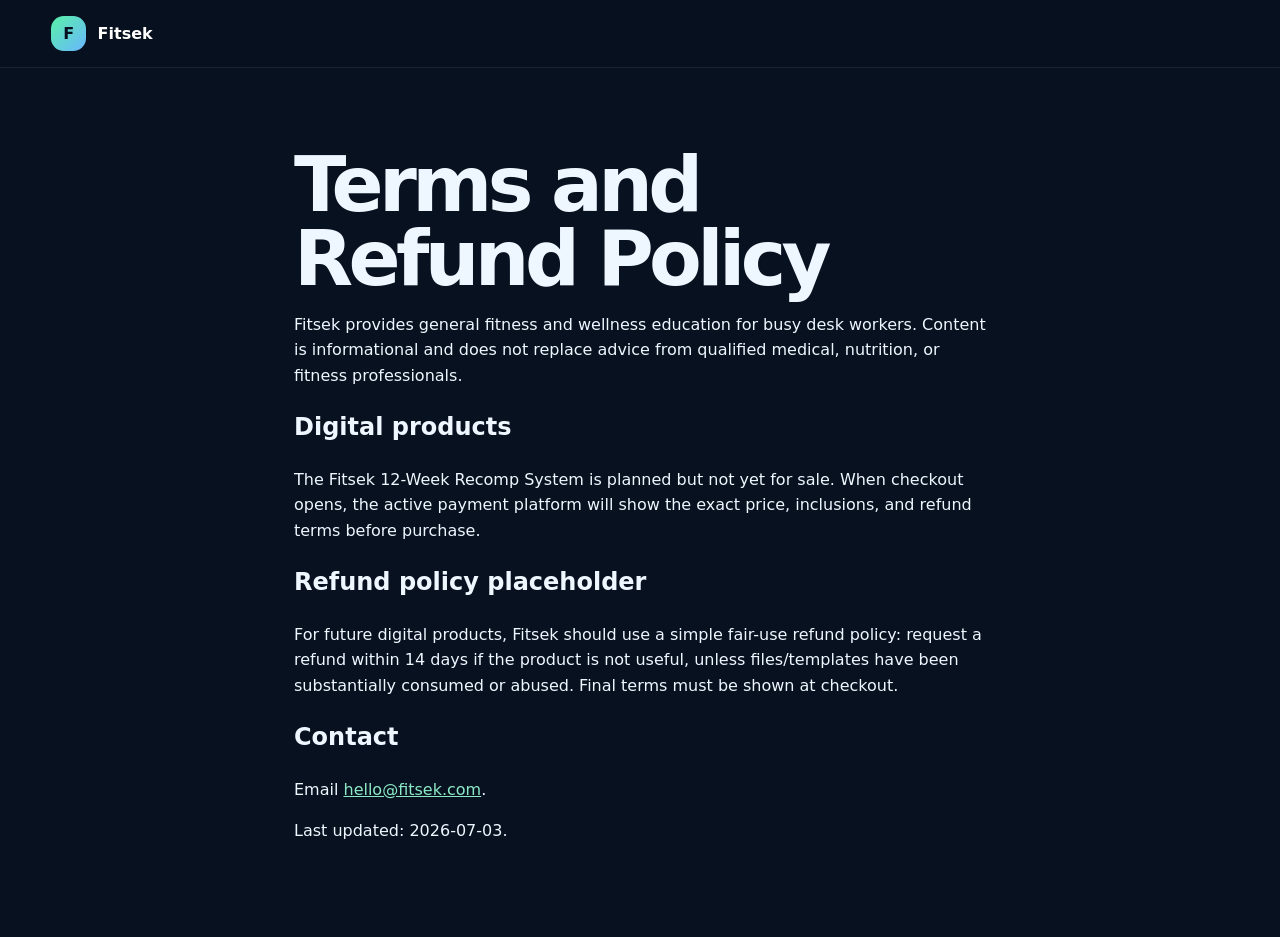
<file: terms.html>
<!doctype html><html lang="en-AU"><head><meta charset="utf-8"><meta name="viewport" content="width=device-width, initial-scale=1"><title>Terms and Refund Policy — Fitsek</title><link rel="stylesheet" href="/styles.css"></head><body class="page"><header class="site-header"><a class="brand" href="/"><span class="brand-mark">F</span><span>Fitsek</span></a></header><main class="content-page narrow"><h1>Terms and Refund Policy</h1><p>Fitsek provides general fitness and wellness education for busy desk workers. Content is informational and does not replace advice from qualified medical, nutrition, or fitness professionals.</p><h2>Digital products</h2><p>The Fitsek 12-Week Recomp System is planned but not yet for sale. When checkout opens, the active payment platform will show the exact price, inclusions, and refund terms before purchase.</p><h2>Refund policy placeholder</h2><p>For future digital products, Fitsek should use a simple fair-use refund policy: request a refund within 14 days if the product is not useful, unless files/templates have been substantially consumed or abused. Final terms must be shown at checkout.</p><h2>Contact</h2><p>Email <a href="mailto:hello@fitsek.com">hello@fitsek.com</a>.</p><p>Last updated: 2026-07-03.</p></main></body></html>
</file>
<file: styles.css>
*{box-sizing:border-box}html{scroll-behavior:smooth}body{margin:0;background:#07111f;color:#eef6ff;font-family:Inter,ui-sans-serif,system-ui,-apple-system,BlinkMacSystemFont,"Segoe UI",sans-serif;line-height:1.6}a{color:#8be9c6}a:hover{color:#b8ffe4}.site-header{position:sticky;top:0;z-index:20;display:flex;align-items:center;justify-content:space-between;gap:1rem;padding:1rem clamp(1rem,4vw,4rem);background:rgba(7,17,31,.86);backdrop-filter:blur(14px);border-bottom:1px solid rgba(255,255,255,.08)}.brand{display:flex;align-items:center;gap:.7rem;font-weight:800;text-decoration:none;color:#fff}.brand-mark{display:grid;place-items:center;width:2.2rem;height:2.2rem;border-radius:.8rem;background:linear-gradient(135deg,#58f0a7,#6ab7ff);color:#06101e}.site-header nav,.site-footer nav{display:flex;gap:1rem;flex-wrap:wrap}.site-header nav a,.site-footer nav a{text-decoration:none;color:#cfe2f3;font-size:.95rem}.section{padding:clamp(3rem,7vw,6rem) clamp(1rem,5vw,5rem);max-width:1200px;margin:auto}.hero{display:grid;grid-template-columns:minmax(0,1.1fr) minmax(280px,.8fr);gap:3rem;align-items:center;min-height:78vh}.eyebrow{text-transform:uppercase;letter-spacing:.14em;color:#8be9c6;font-weight:800;font-size:.78rem}.hero h1,.content-page h1{font-size:clamp(2.5rem,6vw,5.6rem);line-height:.96;margin:.2rem 0 1rem;letter-spacing:-.06em}.section h2{font-size:clamp(2rem,4vw,3.5rem);line-height:1.05;letter-spacing:-.04em;margin:.25rem 0 1rem}.lede{font-size:clamp(1.08rem,2vw,1.35rem);color:#cfe2f3;max-width:68ch}.cta-row{display:flex;gap:1rem;flex-wrap:wrap;margin:2rem 0}.button{display:inline-flex;align-items:center;justify-content:center;border-radius:999px;padding:.9rem 1.2rem;font-weight:800;text-decoration:none;border:1px solid rgba(255,255,255,.16);cursor:pointer}.primary{background:linear-gradient(135deg,#58f0a7,#6ab7ff);color:#06101e}.secondary{background:rgba(255,255,255,.07);color:#fff}.microcopy{font-size:.9rem;color:#9eb3c6}.hero-card{border:1px solid rgba(255,255,255,.12);border-radius:2rem;background:radial-gradient(circle at top left,rgba(88,240,167,.22),transparent 35%),rgba(255,255,255,.05);padding:1.2rem;box-shadow:0 30px 90px rgba(0,0,0,.35)}.score-card{border-radius:1.4rem;background:#0d1b2e;padding:1.5rem}.pill{display:inline-block;border-radius:999px;background:rgba(139,233,198,.12);color:#8be9c6;padding:.35rem .7rem;font-size:.8rem;font-weight:700}.checklist{list-style:none;padding:0;margin:1rem 0}.checklist li{padding:.65rem 0;border-bottom:1px solid rgba(255,255,255,.08)}.checklist li:before{content:"✓";color:#58f0a7;margin-right:.6rem}.grid.three{display:grid;grid-template-columns:repeat(3,1fr);gap:1rem}.grid article,.steps div,.tracker-preview,.signup-form,.paid,.card-list>div,.guide-grid article{border:1px solid rgba(255,255,255,.1);border-radius:1.3rem;background:rgba(255,255,255,.045);padding:1.25rem}.steps{display:grid;grid-template-columns:repeat(4,1fr);gap:1rem}.steps span{display:grid;place-items:center;width:2rem;height:2rem;background:#58f0a7;color:#06101e;border-radius:50%;font-weight:900}.preview,.offer,.paid{display:grid;grid-template-columns:1fr 1fr;gap:2rem;align-items:center}.tracker-preview .row{display:grid;grid-template-columns:1fr 1fr .8fr;padding:.8rem;border-bottom:1px solid rgba(255,255,255,.08)}.tracker-preview .head{font-weight:900;color:#8be9c6}.good{color:#58f0a7}.warn{color:#ffd166}.signup-form label{display:block;font-weight:800;margin:.7rem 0 .4rem}.signup-form input[type=email]{width:100%;border:1px solid rgba(255,255,255,.16);border-radius:1rem;background:#07111f;color:#fff;padding:1rem;font-size:1rem}.checkbox{display:flex!important;gap:.6rem;font-weight:500!important;color:#cfe2f3}.hp{position:absolute;left:-9999px}.form-status{min-height:1.4rem;color:#8be9c6;font-weight:800}.faq details{border-top:1px solid rgba(255,255,255,.1);padding:1rem 0}.faq summary{cursor:pointer;font-weight:900}.site-footer{display:flex;justify-content:space-between;gap:1rem;flex-wrap:wrap;padding:2rem clamp(1rem,4vw,4rem);border-top:1px solid rgba(255,255,255,.08);background:#050b14}.content-page{max-width:1040px;margin:auto;padding:clamp(2rem,6vw,5rem) clamp(1rem,5vw,4rem)}.content-page.narrow{max-width:820px}.guide-grid,.card-list{display:grid;grid-template-columns:1fr 1fr;gap:1rem}.plan-table{width:100%;border-collapse:collapse;margin:1rem 0;background:rgba(255,255,255,.04);border-radius:1rem;overflow:hidden}.plan-table th,.plan-table td{text-align:left;border-bottom:1px solid rgba(255,255,255,.08);padding:.8rem}.text-link{font-weight:900}.page .site-header{position:relative}@media(max-width:820px){.hero,.preview,.offer,.paid,.grid.three,.steps,.guide-grid,.card-list{grid-template-columns:1fr}.site-header{position:relative;align-items:flex-start}.hero{min-height:auto}.site-header nav{font-size:.9rem}.hero h1,.content-page h1{font-size:2.7rem}}@media print{.site-header,.site-footer,.button{display:none}body{background:#fff;color:#111}.content-page{max-width:100%;padding:1rem}a{color:#111}}
</file>
